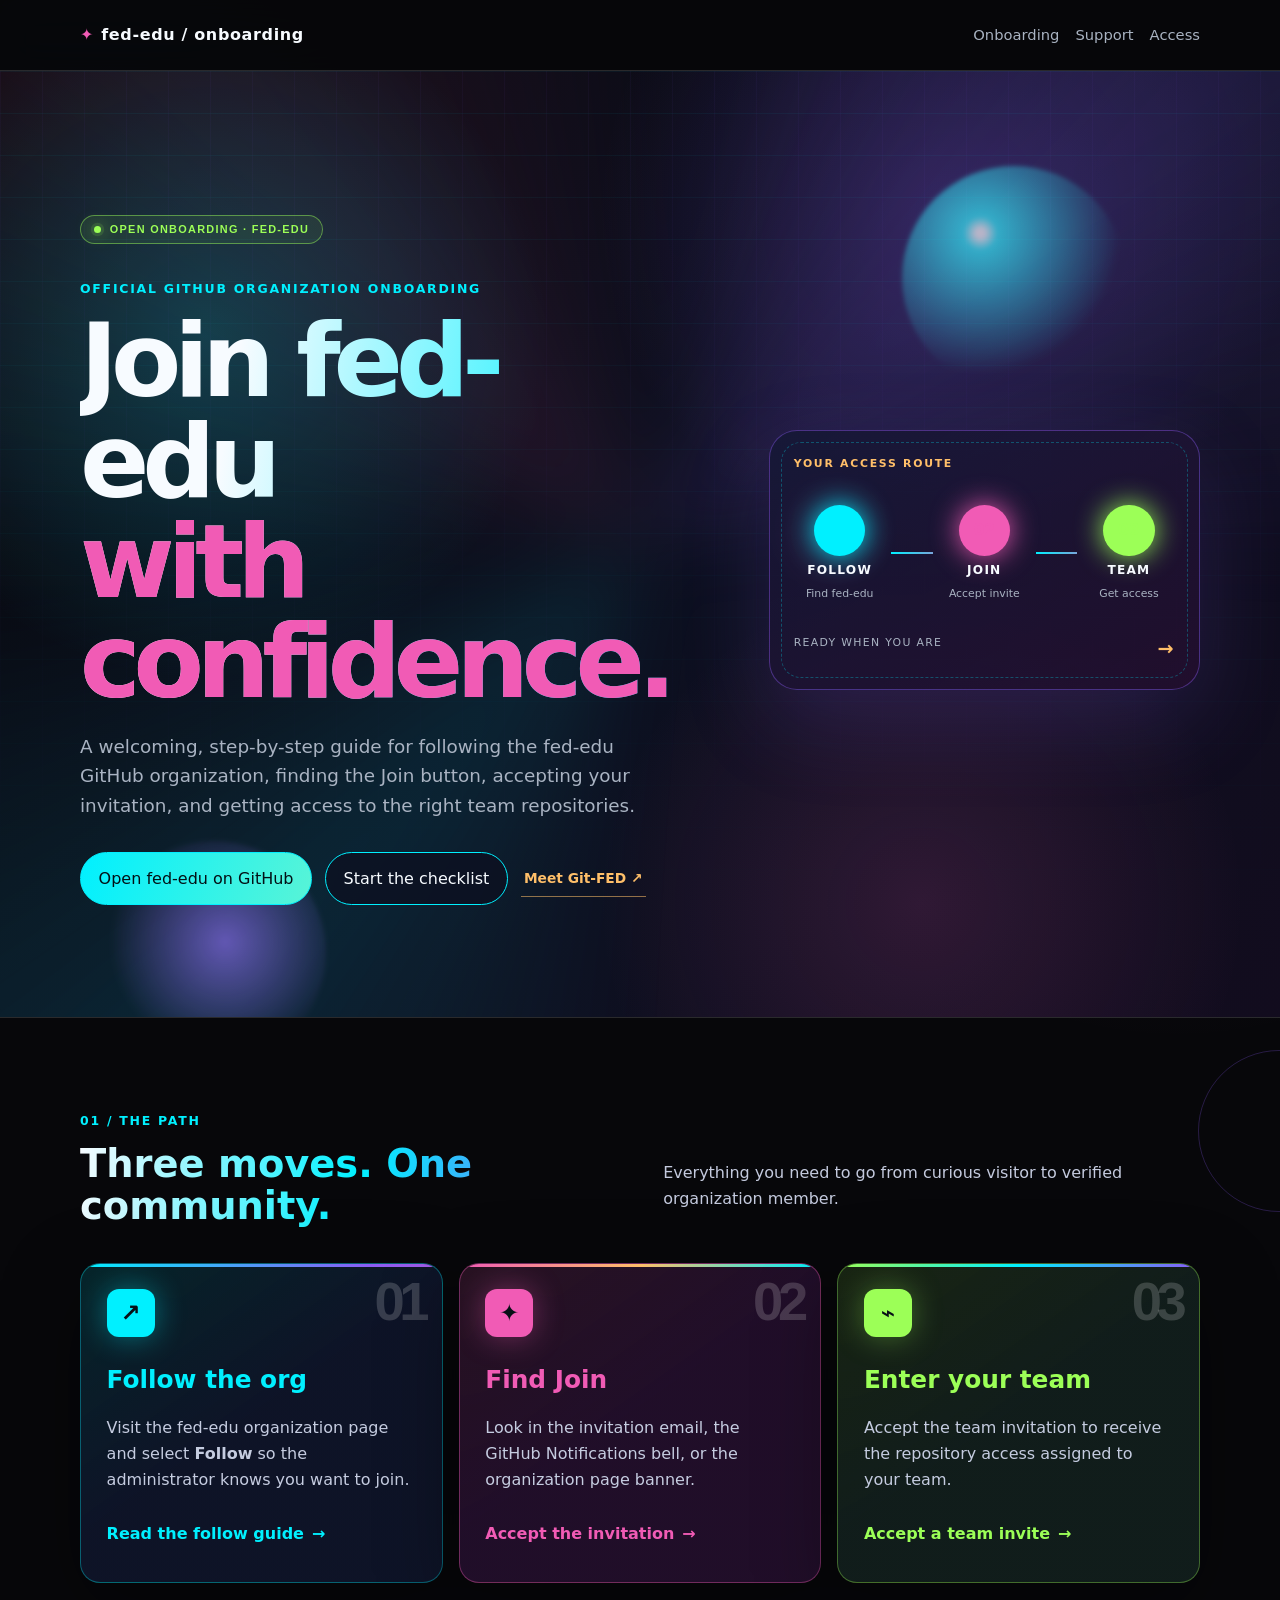
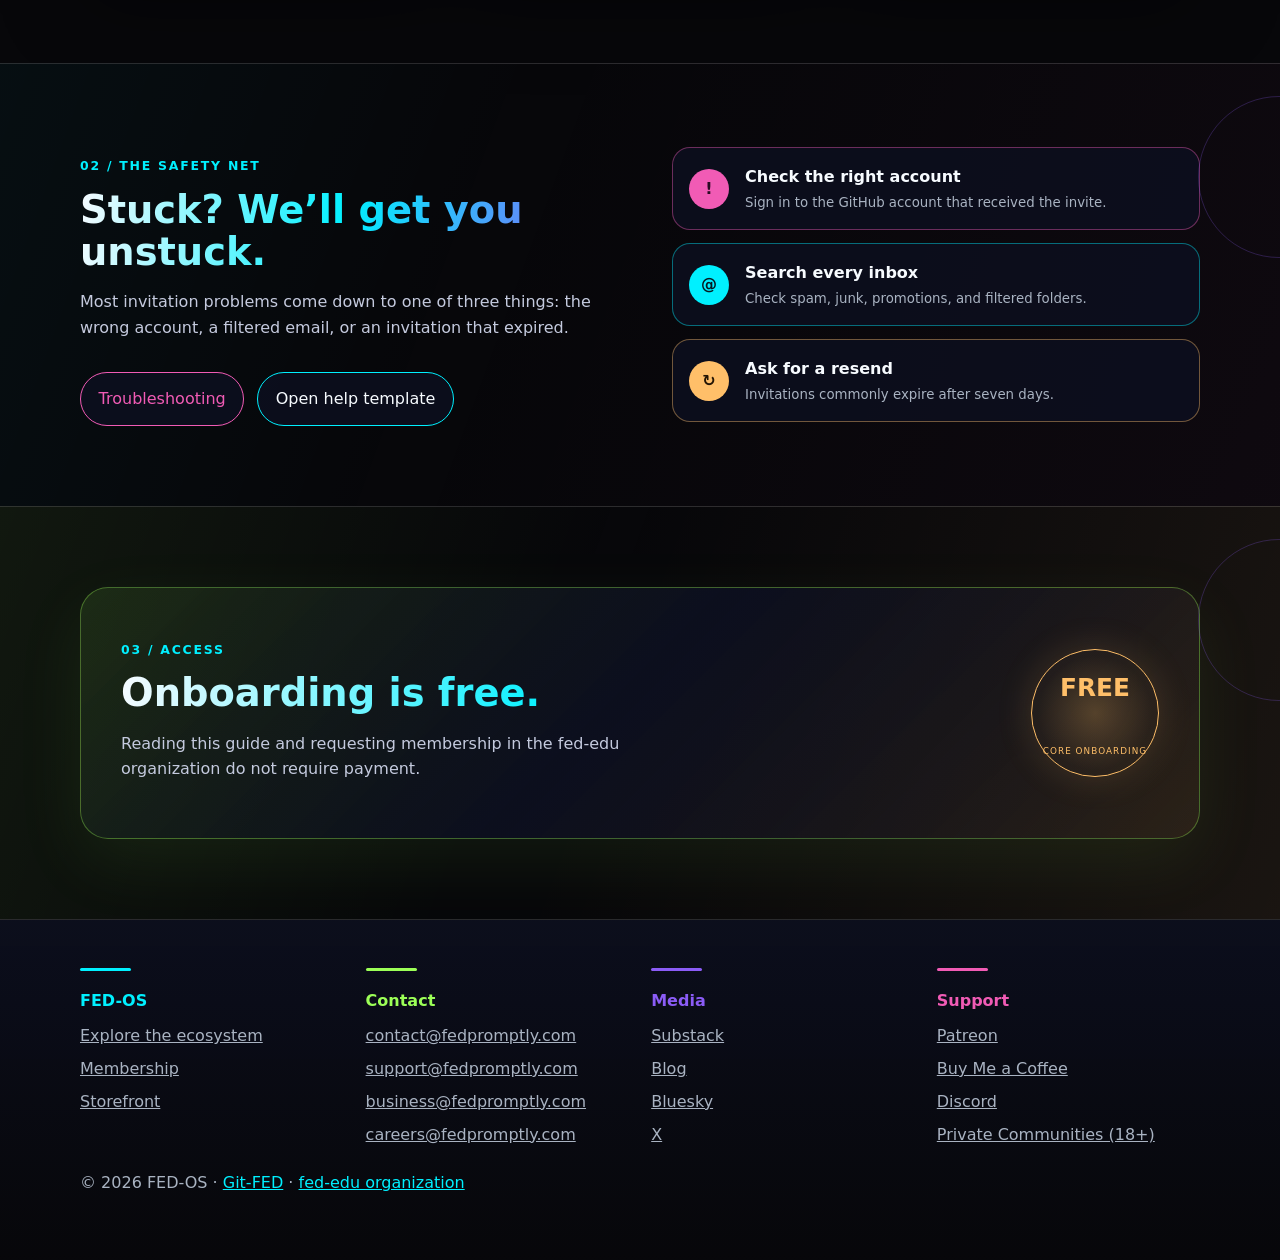
<file: index.html>
<!doctype html>
<html lang="en">
<head>
  <meta charset="utf-8"><meta name="viewport" content="width=device-width,initial-scale=1">
  <title>fed-edu GitHub Organization Onboarding</title>
  <meta name="description" content="The official GitHub Organization Onboarding guide for the fed-edu organization.">
  <meta property="og:title" content="fed-edu GitHub Organization Onboarding"><meta property="og:description" content="Follow the organization, accept your invitation, and join your team."><meta property="og:image" content="assets/images/social-image.png">
  <link rel="icon" href="assets/images/favicon.ico"><link rel="stylesheet" href="styles.css">
</head>
<body>
  <header class="site-header component-header" data-component="header"><div class="container nav"><a class="brand" href="index.html">fed-edu / onboarding</a><nav class="nav-links" aria-label="Primary navigation"><a class="nav-cyan" data-magnetic href="#onboarding">Onboarding</a><a class="nav-magenta" data-magnetic href="#support">Support</a><a class="nav-amber" data-magnetic href="#pricing">Access</a></nav></div></header>
  <main>
    <section class="hero hero-art-directed">
      <span class="ambient-orb orb-cyan" aria-hidden="true"></span><span class="ambient-orb orb-violet" aria-hidden="true"></span><span class="ambient-orb orb-magenta" aria-hidden="true"></span>
      <div class="container hero-layout">
        <div class="hero-content"><div class="status-pill"><span class="status-dot"></span> OPEN ONBOARDING · FED-EDU</div><p class="kicker">Official GitHub Organization Onboarding</p><h1>Join fed-edu <em>with confidence.</em></h1><p class="lede">A welcoming, step-by-step guide for following the fed-edu GitHub organization, finding the Join button, accepting your invitation, and getting access to the right team repositories.</p><div class="actions"><a class="button primary" data-magnetic href="https://github.com/fed-edu" target="_blank" rel="noopener noreferrer">Open fed-edu on GitHub</a><a class="button" data-magnetic href="docs/00-onboarding-checklist.md">Start the checklist</a><a class="profile-link" data-magnetic href="https://github.com/Git-FED" target="_blank" rel="noopener noreferrer">Meet Git-FED ↗</a></div></div>
        <div class="hero-route" data-reveal aria-label="Three-step onboarding route"><div class="route-label">YOUR ACCESS ROUTE</div><div class="route-line"><div class="route-node node-cyan"><span>01</span><strong>FOLLOW</strong><small>Find fed-edu</small></div><i></i><div class="route-node node-magenta"><span>02</span><strong>JOIN</strong><small>Accept invite</small></div><i></i><div class="route-node node-lime"><span>03</span><strong>TEAM</strong><small>Get access</small></div></div><div class="route-footer"><span>READY WHEN YOU ARE</span><b>→</b></div></div>
      </div>
    </section>
    <section class="section section-onboarding" id="onboarding"><div class="container"><div class="section-heading" data-reveal><div><p class="kicker">01 / The path</p><h2>Three moves. One community.</h2></div><p class="section-note">Everything you need to go from curious visitor to verified organization member.</p></div><div class="grid step-grid"><article class="card card-cyan" data-tilt data-reveal><div class="card-number">01</div><div class="card-icon">↗</div><h3>Follow the org</h3><p>Visit the fed-edu organization page and select <strong>Follow</strong> so the administrator knows you want to join.</p><a href="docs/01-follow-organization.md">Read the follow guide <span>→</span></a></article><article class="card card-magenta" data-tilt data-reveal><div class="card-number">02</div><div class="card-icon">✦</div><h3>Find Join</h3><p>Look in the invitation email, the GitHub Notifications bell, or the organization page banner.</p><a href="docs/02-accept-organization-invite.md">Accept the invitation <span>→</span></a></article><article class="card card-lime" data-tilt data-reveal><div class="card-number">03</div><div class="card-icon">⌁</div><h3>Enter your team</h3><p>Accept the team invitation to receive the repository access assigned to your team.</p><a href="docs/03-accept-team-invite.md">Accept a team invite <span>→</span></a></article></div></div></section>
    <section class="section section-support" id="support"><div class="container support-layout"><div data-reveal><p class="kicker">02 / The safety net</p><h2>Stuck? We’ll get you unstuck.</h2><p class="section-note">Most invitation problems come down to one of three things: the wrong account, a filtered email, or an invitation that expired.</p><div class="actions"><a class="button button-magenta" data-magnetic href="docs/04-troubleshooting.md">Troubleshooting</a><a class="button" data-magnetic href=".github/ISSUE_TEMPLATE/onboarding-help.md">Open help template</a></div></div><div class="signal-stack" data-reveal><div class="signal-card signal-pink"><span class="signal-icon">!</span><div><strong>Check the right account</strong><small>Sign in to the GitHub account that received the invite.</small></div></div><div class="signal-card signal-blue"><span class="signal-icon">@</span><div><strong>Search every inbox</strong><small>Check spam, junk, promotions, and filtered folders.</small></div></div><div class="signal-card signal-gold"><span class="signal-icon">↻</span><div><strong>Ask for a resend</strong><small>Invitations commonly expire after seven days.</small></div></div></div></div></section>
    <section class="section section-access" id="pricing"><div class="container access-panel" data-reveal><div><p class="kicker">03 / Access</p><h2>Onboarding is free.</h2><p class="section-note">Reading this guide and requesting membership in the fed-edu organization do not require payment.</p></div><div class="access-badge"><span>FREE</span><small>CORE ONBOARDING</small></div><div class="payment-embed" hidden><h3>Optional support embeds</h3><div id="paypal-button-container"></div><div id="stripe-button-container"></div><p><a href="https://buymeacoffee.com/fedpromptly">Buy Me a Coffee</a> · <a href="https://ko-fi.com/fedpromptly">Ko-fi</a></p></div></div></section>
  </main>
  <footer class="site-footer component-footer" role="contentinfo" data-component="footer"><div class="container footer-grid"><nav class="footer-column footer-cyan" data-reveal aria-label="FED-OS links"><h2>FED-OS</h2><ul><li><a href="https://www.fedpromptly.org">Explore the ecosystem</a></li><li><a href="https://www.fedpromptly.com/aid">Membership</a></li><li><a href="https://www.jabburr.com/fed-os">Storefront</a></li></ul></nav><nav class="footer-column footer-lime" data-reveal aria-label="Contact links"><h2>Contact</h2><ul><li><a href="mailto:contact@fedpromptly.com">contact@fedpromptly.com</a></li><li><a href="mailto:support@fedpromptly.com">support@fedpromptly.com</a></li><li><a href="mailto:business@fedpromptly.com">business@fedpromptly.com</a></li><li><a href="mailto:careers@fedpromptly.com">careers@fedpromptly.com</a></li></ul></nav><nav class="footer-column footer-violet" data-reveal aria-label="Media links"><h2>Media</h2><ul><li><a href="https://substack.com/@fedpromptly">Substack</a></li><li><a href="https://fedpromptly.wordpress.com/">Blog</a></li><li><a href="https://bsky.app/profile/fed-os.bsky.social">Bluesky</a></li><li><a href="https://x.com/Fedpromptly">X</a></li></ul></nav><nav class="footer-column footer-magenta" data-reveal aria-label="Support links"><h2>Support</h2><ul><li><a href="https://www.patreon.com/c/FEDpromptly">Patreon</a></li><li><a href="https://buymeacoffee.com/fedpromptly">Buy Me a Coffee</a></li><li><a href="https://discord.gg/Jm4XStx4Pf">Discord</a></li><li><a href="docs/private-communities.md">Private Communities (18+)</a></li></ul></nav></div><div class="container"><p>© 2026 FED-OS · <a href="https://github.com/Git-FED">Git-FED</a> · <a href="https://github.com/fed-edu">fed-edu organization</a></p></div></footer>
  <script src="assets/js/app.js" defer></script><script src="assets/js/age-gate.js" defer></script><script src="assets/js/payments.js" defer></script>
</body>
</html>
</file>
<file: styles.css>
:root {
  --obsidian: #07070a;
  --night: #0d1020;
  --panel: #11162a;
  --panel-strong: #171d36;
  --cyan: #00f0ff;
  --violet: #8b5cf6;
  --magenta: #f15bb5;
  --lime: #9cff57;
  --amber: #ffbf69;
  --ink: #f7fbff;
  --muted: #a9b3c2;
  --line: rgba(255, 255, 255, .14);
  --shadow: 0 24px 80px rgba(0, 0, 0, .38);
}

* { box-sizing: border-box; }
html { scroll-behavior: smooth; }
body {
  margin: 0;
  background:
    radial-gradient(circle at 8% 10%, rgba(0, 240, 255, .08), transparent 22rem),
    radial-gradient(circle at 92% 22%, rgba(241, 91, 181, .07), transparent 26rem),
    var(--obsidian);
  color: var(--ink);
  font-family: Inter, system-ui, sans-serif;
  line-height: 1.6;
  overflow-x: hidden;
}
body::before {
  content: "";
  position: fixed;
  inset: 0;
  z-index: -2;
  pointer-events: none;
  opacity: .22;
  background-image: radial-gradient(rgba(255, 255, 255, .24) .7px, transparent .7px);
  background-size: 28px 28px;
  animation: star-drift 28s linear infinite;
}
a { color: var(--cyan); }
a:focus-visible, button:focus-visible, select:focus-visible { outline: 3px solid var(--lime); outline-offset: 3px; }
.container { width: min(1120px, calc(100% - 2rem)); margin-inline: auto; }

.site-header {
  position: sticky;
  top: 0;
  z-index: 5;
  background: rgba(7, 7, 10, .78);
  backdrop-filter: blur(18px) saturate(140%);
  border-bottom: 1px solid var(--line);
  animation: header-in .8s ease both;
}
.nav { min-height: 70px; display: flex; align-items: center; justify-content: space-between; gap: 1rem; }
.brand { color: var(--ink); font-weight: 800; text-decoration: none; letter-spacing: .04em; }
.brand::before { content: "✦"; color: var(--magenta); margin-right: .45rem; animation: sparkle 2.8s ease-in-out infinite; }
.nav-links { display: flex; gap: 1rem; flex-wrap: wrap; }
.nav-links a { color: var(--muted); text-decoration: none; font-size: .92rem; transition: color .2s ease, transform .2s ease; }
.nav-links a:hover { color: var(--cyan); transform: translateY(-2px); }

.hero {
  position: relative;
  isolation: isolate;
  overflow: hidden;
  padding: clamp(5rem, 12vw, 9rem) 0 6rem;
  background:
    radial-gradient(circle at 16% 28%, rgba(0, 240, 255, .22), transparent 27%),
    radial-gradient(circle at 74% 15%, rgba(139, 92, 246, .23), transparent 28%),
    radial-gradient(circle at 72% 88%, rgba(241, 91, 181, .14), transparent 26%),
    linear-gradient(135deg, #07070a 0%, #0d1020 55%, #120c1e 100%);
}
.hero::before {
  content: "";
  position: absolute;
  inset: -20%;
  z-index: -1;
  pointer-events: none;
  background: conic-gradient(from 180deg at 50% 50%, transparent, rgba(0, 240, 255, .10), transparent 24%, rgba(241, 91, 181, .10), transparent 52%, rgba(139, 92, 246, .14), transparent 76%);
  filter: blur(36px);
  animation: color-wheel 18s linear infinite;
}
.hero::after {
  content: "";
  position: absolute;
  inset: 0;
  z-index: -1;
  pointer-events: none;
  opacity: .28;
  background-image: linear-gradient(rgba(0, 240, 255, .18) 1px, transparent 1px), linear-gradient(90deg, rgba(139, 92, 246, .16) 1px, transparent 1px);
  background-size: 42px 42px;
  mask-image: linear-gradient(to bottom, black, transparent 92%);
  animation: grid-shift 14s linear infinite;
}
.hero-content { position: relative; z-index: 1; max-width: 780px; animation: reveal-up .9s .12s ease both; }
.ambient-orb { position: absolute; z-index: 0; display: block; width: 14rem; aspect-ratio: 1; border-radius: 50%; filter: blur(2px); opacity: .65; pointer-events: none; mix-blend-mode: screen; }
.orb-cyan { top: 10%; right: 12%; background: radial-gradient(circle at 35% 30%, white 0 2%, var(--cyan) 8%, transparent 65%); animation: float-a 8s ease-in-out infinite; }
.orb-violet { bottom: -3rem; left: 8%; background: radial-gradient(circle at 55% 45%, var(--violet), transparent 66%); animation: float-b 11s ease-in-out infinite; }
.orb-magenta { top: 42%; right: 30%; width: 8rem; background: radial-gradient(circle, var(--magenta), transparent 68%); animation: pulse-orb 5s ease-in-out infinite; }
.kicker { color: var(--cyan); text-transform: uppercase; letter-spacing: .14em; font-size: .78rem; font-weight: 800; }
h1 { font-size: clamp(2.8rem, 8vw, 6.8rem); line-height: .98; letter-spacing: -.07em; margin: .7rem 0 1.2rem; background: linear-gradient(100deg, var(--ink) 12%, var(--cyan) 42%, var(--magenta) 70%, var(--amber) 94%); -webkit-background-clip: text; background-clip: text; color: transparent; background-size: 220% auto; animation: text-shimmer 8s ease-in-out infinite; }
h2 { font-size: clamp(1.7rem, 3vw, 2.6rem); line-height: 1.1; }
.lede { max-width: 700px; color: var(--muted); font-size: 1.15rem; }
.actions { display: flex; flex-wrap: wrap; gap: .8rem; margin-top: 2rem; }
.button { position: relative; isolation: isolate; overflow: hidden; display: inline-flex; align-items: center; justify-content: center; border: 1px solid var(--cyan); border-radius: 999px; padding: .8rem 1.1rem; color: var(--ink); text-decoration: none; background: rgba(13, 16, 32, .78); transition: transform .22s ease, background .22s ease, border-color .22s ease, box-shadow .22s ease; }
.button::after { content: ""; position: absolute; inset: 0; z-index: -1; transform: translateX(-110%); background: linear-gradient(100deg, transparent, rgba(255, 255, 255, .24), transparent); animation: button-sheen 4.5s ease-in-out infinite; }
.button.primary { color: #031015; border-color: var(--cyan); background: linear-gradient(110deg, var(--cyan), #55f4d8, var(--lime)); background-size: 200% auto; animation: gradient-flow 5s ease infinite; }
.button:hover { transform: translateY(-4px) scale(1.02); background: rgba(0, 240, 255, .14); border-color: var(--lime); box-shadow: 0 12px 36px rgba(0, 240, 255, .18); }
.button.primary:hover { color: #031015; background-position: 100% 50%; }

.section { position: relative; padding: 5rem 0; border-top: 1px solid var(--line); }
.section:nth-of-type(odd) { background: linear-gradient(110deg, rgba(0, 240, 255, .035), transparent 38%, rgba(241, 91, 181, .035)); }
.section::after { content: ""; position: absolute; width: 10rem; height: 10rem; right: -5rem; top: 2rem; border: 1px solid rgba(139, 92, 246, .25); border-radius: 50%; animation: orbit-ring 12s linear infinite; pointer-events: none; }
.grid { display: grid; grid-template-columns: repeat(auto-fit, minmax(220px, 1fr)); gap: 1rem; }
.card { position: relative; overflow: hidden; border: 1px solid var(--line); background: linear-gradient(145deg, rgba(23, 29, 54, .92), rgba(11, 13, 26, .9)); border-radius: 20px; padding: 1.3rem; box-shadow: var(--shadow); transition: transform .22s ease, border-color .22s ease, box-shadow .22s ease; }
.card::before { content: ""; position: absolute; inset: 0 0 auto; height: 3px; background: linear-gradient(90deg, var(--cyan), var(--violet), var(--magenta), var(--amber)); background-size: 240% 100%; animation: gradient-flow 6s linear infinite; }
.card:nth-child(2)::before { background: linear-gradient(90deg, var(--magenta), var(--amber), var(--cyan)); }
.card:nth-child(3)::before { background: linear-gradient(90deg, var(--lime), var(--cyan), var(--violet)); }
.card:hover { border-color: rgba(0, 240, 255, .72); box-shadow: 0 20px 60px rgba(0, 240, 255, .15), var(--shadow); }
.card h3 { margin-top: 0; color: var(--ink); }
.card p { color: var(--muted); }
.card a { color: var(--amber); }
.muted { color: var(--muted); }
[data-reveal] { opacity: 0; transform: translateY(24px); transition: opacity .75s ease, transform .75s cubic-bezier(.2,.8,.2,1); }
[data-reveal].is-visible { opacity: 1; transform: none; }
[data-reveal]:nth-child(2) { transition-delay: .10s; }
[data-reveal]:nth-child(3) { transition-delay: .20s; }
.payment-embed[hidden], #age-gate[hidden], #matrix-block[hidden] { display: none; }
.payment-embed { margin-top: 1rem; padding: 1rem; border: 1px dashed rgba(255, 191, 105, .65); border-radius: 14px; background: linear-gradient(135deg, rgba(255, 191, 105, .08), rgba(241, 91, 181, .06)); animation: soft-glow 4s ease-in-out infinite; }
.site-footer { border-top: 1px solid var(--line); padding: 3rem 0; color: var(--muted); background: linear-gradient(180deg, rgba(13, 16, 32, .85), rgba(7, 7, 10, .98)); }
.footer-grid { display: grid; grid-template-columns: repeat(4, 1fr); gap: 1.4rem; }
.footer-grid h2 { color: var(--ink); font-size: 1rem; }
.footer-grid ul { list-style: none; padding: 0; margin: 0; }
.footer-grid li { margin: .45rem 0; }
.footer-grid a { color: var(--muted); transition: color .2s ease, padding-left .2s ease; }
.footer-grid a:hover { color: var(--magenta); padding-left: .25rem; }
.age-overlay { position: fixed; inset: 0; z-index: 20; display: grid; place-items: center; padding: 1rem; background: rgba(7, 7, 10, .86); backdrop-filter: blur(10px) saturate(150%); animation: fade-in .35s ease both; }
.age-card { max-width: 440px; padding: 2rem; border: 1px solid rgba(0, 240, 255, .45); border-radius: 24px; background: linear-gradient(145deg, rgba(23, 29, 54, .98), rgba(35, 12, 42, .96)); box-shadow: 0 25px 70px rgba(0, 0, 0, .55); animation: card-pop .45s cubic-bezier(.2,.9,.25,1.2) both; }
.age-actions { display: flex; gap: .8rem; margin-top: 1.2rem; }
.yes { background: var(--lime); color: #06130b; border-color: var(--lime); }
.no { background: #ff7070; color: #210606; border-color: #ff7070; }

@keyframes reveal-up { from { opacity: 0; transform: translateY(28px); } to { opacity: 1; transform: none; } }
@keyframes fade-in { from { opacity: 0; } to { opacity: 1; } }
@keyframes card-pop { from { opacity: 0; transform: translateY(18px) scale(.94); } to { opacity: 1; transform: none; } }
@keyframes grid-shift { from { background-position: 0 0, 0 0; } to { background-position: 42px 42px, 42px 42px; } }
@keyframes star-drift { from { transform: translate3d(0, 0, 0); } to { transform: translate3d(28px, 28px, 0); } }
@keyframes color-wheel { to { transform: rotate(360deg); } }
@keyframes text-shimmer { 0%, 100% { background-position: 0% 50%; } 50% { background-position: 100% 50%; } }
@keyframes gradient-flow { to { background-position: 200% 50%; } }
@keyframes button-sheen { 0%, 55% { transform: translateX(-110%); } 75%, 100% { transform: translateX(110%); } }
@keyframes float-a { 0%, 100% { transform: translate3d(0, 0, 0) scale(1); } 50% { transform: translate3d(-22px, 30px, 0) scale(1.08); } }
@keyframes float-b { 0%, 100% { transform: translate3d(0, 0, 0); } 50% { transform: translate3d(26px, -24px, 0); } }
@keyframes pulse-orb { 0%, 100% { opacity: .32; transform: scale(.86); } 50% { opacity: .86; transform: scale(1.18); } }
@keyframes orbit-ring { to { transform: rotate(360deg) translateX(22px) rotate(-360deg); } }
@keyframes sparkle { 0%, 100% { opacity: .45; transform: rotate(0deg) scale(.85); } 50% { opacity: 1; transform: rotate(180deg) scale(1.2); } }
@keyframes soft-glow { 0%, 100% { box-shadow: 0 0 0 rgba(255, 191, 105, 0); } 50% { box-shadow: 0 0 28px rgba(255, 191, 105, .10); } }
@keyframes header-in { from { opacity: 0; transform: translateY(-12px); } to { opacity: 1; transform: none; } }

@media (max-width: 760px) { .nav { align-items: flex-start; flex-direction: column; padding: .9rem 0; } .footer-grid { grid-template-columns: 1fr 1fr; } .ambient-orb { opacity: .42; } }
@media (max-width: 500px) { .footer-grid { grid-template-columns: 1fr; } h1 { font-size: clamp(2.7rem, 16vw, 4.6rem); } }
@media (prefers-reduced-motion: reduce) {
  *, *::before, *::after { animation: none !important; transition: none !important; scroll-behavior: auto !important; }
  [data-reveal] { opacity: 1; transform: none; }
}

/* Distinct page and component treatments */
.page-404 .error-hero {
  min-height: calc(100vh - 70px);
  display: grid;
  place-items: center;
  background:
    radial-gradient(circle at 20% 25%, rgba(139, 92, 246, .28), transparent 24rem),
    radial-gradient(circle at 78% 70%, rgba(241, 91, 181, .20), transparent 22rem),
    linear-gradient(145deg, #080812, #180d2b 56%, #250d25);
}
.page-404 .error-content { max-width: 720px; text-align: center; }
.page-404 .error-content h1 { background: linear-gradient(100deg, var(--violet), var(--magenta), var(--amber)); -webkit-background-clip: text; background-clip: text; }
.page-404 .kicker { color: var(--magenta); }
.page-404 .error-path { display: inline-flex; align-items: center; gap: .8rem; margin: 1rem 0; padding: .7rem 1rem; color: var(--amber); border: 1px solid rgba(255, 191, 105, .35); border-radius: 999px; background: rgba(255, 191, 105, .07); animation: path-pulse 3.5s ease-in-out infinite; }
.page-404 .error-path b { color: var(--violet); animation: arrow-bounce 1.6s ease-in-out infinite; }
.error-ring { position: absolute; border: 1px solid rgba(241, 91, 181, .38); border-radius: 50%; pointer-events: none; }
.error-ring-one { width: 24rem; height: 24rem; right: 4%; top: 12%; animation: ring-spin 16s linear infinite; }
.error-ring-two { width: 13rem; height: 13rem; left: 10%; bottom: 12%; border-color: rgba(139, 92, 246, .46); animation: ring-spin 11s linear infinite reverse; }
.component-header .nav-cyan:hover { color: var(--cyan); }
.component-header .nav-magenta:hover { color: var(--magenta); }
.component-header .nav-amber:hover { color: var(--amber); }
.component-footer .footer-column { position: relative; padding-top: .7rem; }
.component-footer .footer-column::before { content: ""; position: absolute; top: 0; left: 0; width: 3.2rem; height: 3px; border-radius: 99px; animation: gradient-flow 5s linear infinite; }
.component-footer .footer-cyan::before { background: var(--cyan); }
.component-footer .footer-lime::before { background: var(--lime); }
.component-footer .footer-violet::before { background: var(--violet); }
.component-footer .footer-magenta::before { background: var(--magenta); }
.component-footer .footer-cyan h2 { color: var(--cyan); }
.component-footer .footer-lime h2 { color: var(--lime); }
.component-footer .footer-violet h2 { color: var(--violet); }
.component-footer .footer-magenta h2 { color: var(--magenta); }
.component-age-gate .gate-orb { position: absolute; width: 16rem; aspect-ratio: 1; border-radius: 50%; filter: blur(6px); opacity: .55; pointer-events: none; }
.component-age-gate .gate-orb-cyan { background: var(--cyan); top: 15%; left: 18%; animation: float-a 7s ease-in-out infinite; }
.component-age-gate .gate-orb-magenta { background: var(--magenta); right: 16%; bottom: 12%; animation: float-b 9s ease-in-out infinite; }
.component-age-gate .age-card { position: relative; z-index: 1; }
.component-age-gate .age-card .kicker { color: var(--amber); }
.component-age-gate .age-card h2 { color: var(--cyan); }
.footer-gate { position: relative; overflow: hidden; margin-top: 1rem; padding: .9rem 1rem; border: 1px solid rgba(241, 91, 181, .42); border-radius: 14px; background: linear-gradient(120deg, rgba(241, 91, 181, .09), rgba(139, 92, 246, .11)); }
.footer-gate p { position: relative; z-index: 1; margin: .2rem 0; }
.footer-gate .gate-link { color: var(--magenta); font-weight: 800; }
.gate-pulse { position: absolute; width: 4rem; aspect-ratio: 1; right: 1rem; top: 50%; border-radius: 50%; background: var(--magenta); opacity: .25; transform: translateY(-50%); animation: pulse-orb 3s ease-in-out infinite; }
@keyframes path-pulse { 0%, 100% { box-shadow: 0 0 0 rgba(255, 191, 105, 0); } 50% { box-shadow: 0 0 26px rgba(255, 191, 105, .18); } }
@keyframes arrow-bounce { 0%, 100% { transform: translateX(0); } 50% { transform: translateX(4px); } }
@keyframes ring-spin { to { transform: rotate(360deg); } }

/* Art-directed landing-page hierarchy */
.hero-art-directed { padding-bottom: 7rem; }
.hero-layout { display: grid; grid-template-columns: minmax(0, 1fr) minmax(320px, .72fr); align-items: center; gap: clamp(2rem, 7vw, 7rem); }
.hero-layout .hero-content { max-width: 700px; }
.hero-content h1 em { font-style: normal; display: block; color: var(--magenta); }
.status-pill { display: inline-flex; align-items: center; gap: .55rem; margin-bottom: 1.4rem; padding: .5rem .8rem; border: 1px solid rgba(156, 255, 87, .46); border-radius: 999px; color: var(--lime); background: rgba(156, 255, 87, .08); font: 800 .68rem/1 Inter, sans-serif; letter-spacing: .12em; animation: status-pulse 3s ease-in-out infinite; }
.status-dot { width: .45rem; height: .45rem; border-radius: 50%; background: var(--lime); box-shadow: 0 0 0 .2rem rgba(156, 255, 87, .12), 0 0 18px var(--lime); animation: dot-blink 1.8s ease-in-out infinite; }
.hero-route { position: relative; padding: 1.5rem; border: 1px solid rgba(139, 92, 246, .42); border-radius: 28px; background: linear-gradient(150deg, rgba(22, 24, 55, .92), rgba(37, 15, 48, .8)); box-shadow: 0 30px 90px rgba(139, 92, 246, .18); transform: rotate(2deg); animation: route-float 7s ease-in-out infinite; }
.hero-route::before { content: ""; position: absolute; inset: .7rem; border: 1px dashed rgba(0, 240, 255, .28); border-radius: 20px; pointer-events: none; }
.route-label { position: relative; z-index: 1; color: var(--amber); font-size: .68rem; font-weight: 800; letter-spacing: .16em; }
.route-line { position: relative; z-index: 1; display: grid; grid-template-columns: 1fr .45fr 1fr .45fr 1fr; align-items: center; gap: .35rem; margin: 2rem 0; }
.route-line i { height: 2px; background: linear-gradient(90deg, var(--cyan), var(--magenta)); animation: route-dash 2.4s linear infinite; background-size: 200% 100%; }
.route-node { display: grid; gap: .3rem; text-align: center; }
.route-node span { display: grid; place-items: center; width: 3.2rem; height: 3.2rem; margin: auto; border-radius: 50%; color: #061018; font-weight: 900; box-shadow: 0 0 28px currentColor; animation: node-pulse 3s ease-in-out infinite; }
.route-node strong { font-size: .76rem; letter-spacing: .1em; }
.route-node small { color: var(--muted); font-size: .68rem; }
.node-cyan span { background: var(--cyan); color: var(--cyan); }
.node-magenta span { background: var(--magenta); color: var(--magenta); animation-delay: .6s; }
.node-lime span { background: var(--lime); color: var(--lime); animation-delay: 1.2s; }
.route-footer { display: flex; justify-content: space-between; color: var(--muted); font-size: .68rem; letter-spacing: .12em; }
.route-footer b { color: var(--amber); font-size: 1.2rem; animation: arrow-bounce 1.6s ease-in-out infinite; }
.section-heading { display: flex; align-items: end; justify-content: space-between; gap: 2rem; margin-bottom: 2.2rem; }
.section-heading h2, .support-layout h2, .access-panel h2 { margin: .2rem 0 0; background: linear-gradient(100deg, var(--ink), var(--cyan), var(--violet)); -webkit-background-clip: text; background-clip: text; color: transparent; }
.section-note { max-width: 34rem; color: #c4cade; font-size: 1rem; }
.step-grid { grid-template-columns: repeat(3, 1fr); }
.step-grid .card { min-height: 20rem; padding: 1.6rem; }
.card-number { position: absolute; top: 1rem; right: 1.1rem; color: rgba(255,255,255,.18); font: 900 3.4rem/.8 Inter, sans-serif; letter-spacing: -.1em; }
.card-icon { display: grid; place-items: center; width: 3rem; height: 3rem; margin-bottom: 1.4rem; border-radius: 12px; color: #071016; font-size: 1.5rem; font-weight: 900; animation: icon-float 3s ease-in-out infinite; }
.card h3 { font-size: 1.55rem; margin-bottom: .7rem; }
.card p { color: #c5cce0; }
.card a { display: inline-flex; gap: .5rem; align-items: center; margin-top: .8rem; text-decoration: none; font-weight: 800; }
.card a span { transition: transform .2s ease; }
.card a:hover span { transform: translateX(5px); }
.card-cyan { border-color: rgba(0,240,255,.34); background: linear-gradient(145deg, rgba(0,240,255,.13), rgba(15,21,42,.92) 48%); }
.card-cyan .card-icon { background: var(--cyan); box-shadow: 0 0 30px rgba(0,240,255,.4); }
.card-cyan h3, .card-cyan a { color: var(--cyan); }
.card-magenta { border-color: rgba(241,91,181,.38); background: linear-gradient(145deg, rgba(241,91,181,.14), rgba(35,15,44,.92) 48%); }
.card-magenta .card-icon { background: var(--magenta); box-shadow: 0 0 30px rgba(241,91,181,.38); }
.card-magenta h3, .card-magenta a { color: var(--magenta); }
.card-lime { border-color: rgba(156,255,87,.34); background: linear-gradient(145deg, rgba(156,255,87,.12), rgba(18,31,29,.92) 48%); }
.card-lime .card-icon { background: var(--lime); box-shadow: 0 0 30px rgba(156,255,87,.34); }
.card-lime h3, .card-lime a { color: var(--lime); }
.section-support { background: radial-gradient(circle at 76% 45%, rgba(241,91,181,.12), transparent 28rem), linear-gradient(110deg, rgba(139,92,246,.08), transparent 58%); }
.support-layout { display: grid; grid-template-columns: 1fr 1fr; align-items: center; gap: 4rem; }
.button-magenta { border-color: var(--magenta); color: var(--magenta); }
.button-magenta:hover { background: rgba(241,91,181,.16); border-color: var(--amber); }
.signal-stack { display: grid; gap: .8rem; }
.signal-card { display: flex; align-items: center; gap: 1rem; padding: 1rem; border: 1px solid var(--line); border-radius: 18px; background: rgba(13,16,32,.78); transform: translateX(0); transition: transform .25s ease, border-color .25s ease; }
.signal-card:hover { transform: translateX(8px); }
.signal-card strong, .signal-card small { display: block; }
.signal-card strong { color: var(--ink); }
.signal-card small { color: var(--muted); margin-top: .15rem; }
.signal-icon { display: grid; flex: 0 0 2.5rem; place-items: center; width: 2.5rem; height: 2.5rem; border-radius: 50%; font-weight: 900; }
.signal-pink { border-color: rgba(241,91,181,.42); }.signal-pink .signal-icon { background: var(--magenta); color: #280b22; }
.signal-blue { border-color: rgba(0,240,255,.42); }.signal-blue .signal-icon { background: var(--cyan); color: #061a20; }
.signal-gold { border-color: rgba(255,191,105,.42); }.signal-gold .signal-icon { background: var(--amber); color: #241504; }
.section-access { background: linear-gradient(110deg, rgba(156,255,87,.07), transparent 44%, rgba(255,191,105,.08)); }
.access-panel { position: relative; display: grid; grid-template-columns: 1fr auto; align-items: center; gap: 2rem; padding: 2.5rem; border: 1px solid rgba(156,255,87,.34); border-radius: 28px; background: linear-gradient(135deg, rgba(156,255,87,.10), rgba(13,16,32,.92) 48%, rgba(255,191,105,.09)); box-shadow: 0 24px 70px rgba(156,255,87,.08); }
.access-panel .payment-embed { grid-column: 1/-1; width: 100%; }
.access-badge { display: grid; place-items: center; width: 8rem; height: 8rem; border: 1px solid var(--amber); border-radius: 50%; color: var(--amber); background: radial-gradient(circle, rgba(255,191,105,.24), rgba(255,191,105,.03) 64%); box-shadow: 0 0 36px rgba(255,191,105,.16); animation: badge-pulse 4s ease-in-out infinite; }
.access-badge span { font-size: 1.55rem; font-weight: 900; }.access-badge small { font-size: .55rem; letter-spacing: .12em; }
@keyframes status-pulse { 0%,100% { box-shadow: 0 0 0 rgba(156,255,87,0); } 50% { box-shadow: 0 0 22px rgba(156,255,87,.15); } }
@keyframes dot-blink { 0%,100% { opacity: .55; transform: scale(.8); } 50% { opacity: 1; transform: scale(1.2); } }
@keyframes route-float { 0%,100% { transform: rotate(2deg) translateY(0); } 50% { transform: rotate(-1deg) translateY(-10px); } }
@keyframes route-dash { to { background-position: 200% 0; } }
@keyframes node-pulse { 0%,100% { transform: scale(.96); } 50% { transform: scale(1.08); } }
@keyframes icon-float { 0%,100% { transform: translateY(0) rotate(0); } 50% { transform: translateY(-4px) rotate(4deg); } }
@keyframes badge-pulse { 0%,100% { transform: rotate(0) scale(1); } 50% { transform: rotate(4deg) scale(1.04); } }
@media (max-width: 820px) { .hero-layout, .support-layout { grid-template-columns: 1fr; } .hero-route { max-width: 620px; width: 100%; margin: 0 auto; } .section-heading { display: block; } .section-note { margin-top: 1rem; } .step-grid { grid-template-columns: 1fr; } .access-panel { grid-template-columns: 1fr auto; } }
@media (max-width: 520px) { .route-line { gap: .15rem; } .route-node small { display: none; } .access-panel { grid-template-columns: 1fr; } .access-badge { width: 6rem; height: 6rem; } }
@media (prefers-reduced-motion: reduce) { .hero-route, .status-pill, .status-dot, .route-node span, .access-badge { animation: none !important; } }

.profile-link { display: inline-flex; align-items: center; align-self: center; gap: .35rem; padding: .45rem .2rem; color: var(--amber); font-size: .86rem; font-weight: 800; text-decoration: none; border-bottom: 1px solid rgba(255,191,105,.55); transition: color .2s ease, transform .2s ease, border-color .2s ease; }
.profile-link:hover { color: var(--magenta); border-color: var(--magenta); transform: translateY(-3px); }
</file>
